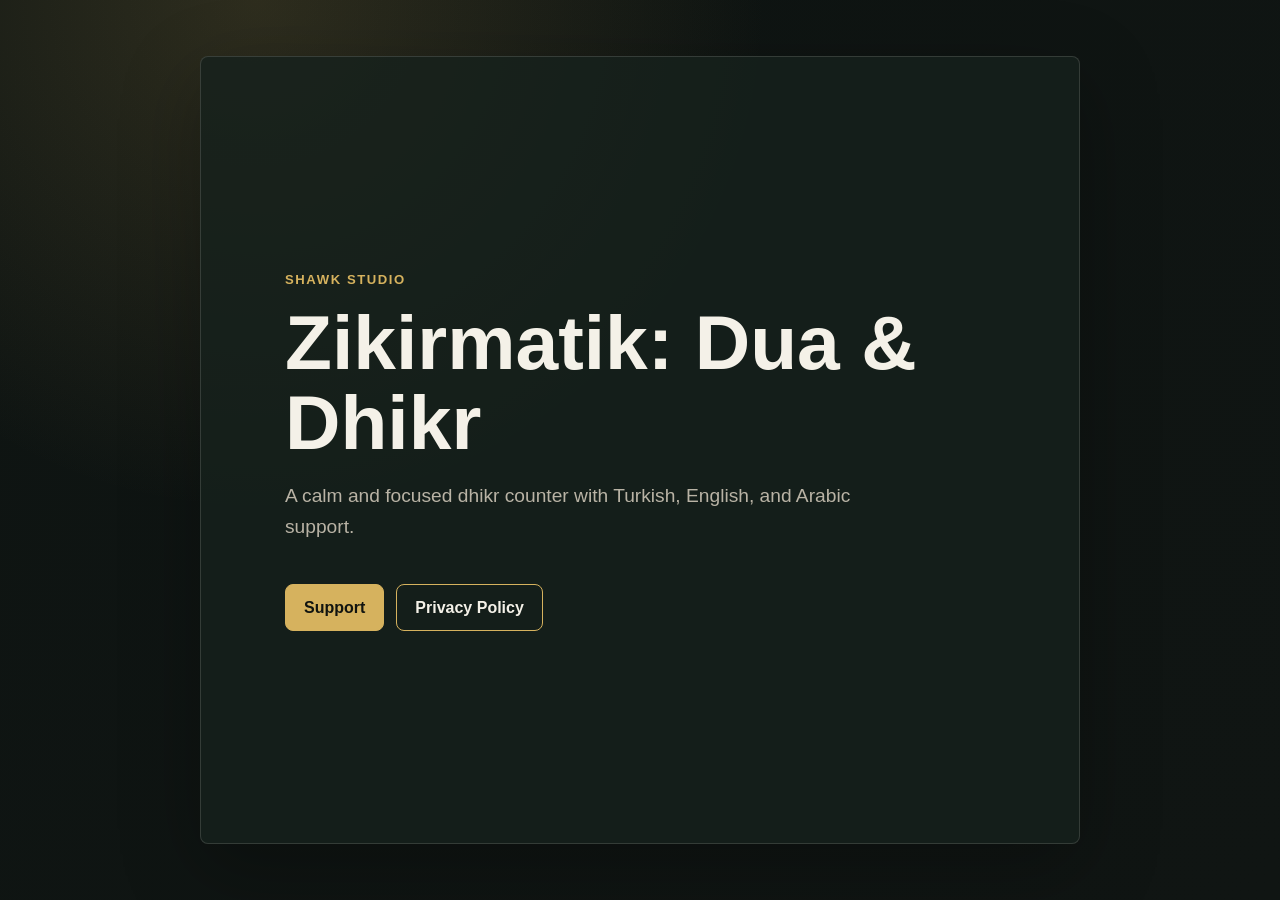
<file: index.html>
<!doctype html>
<html lang="en">
  <head>
    <meta charset="utf-8">
    <meta name="viewport" content="width=device-width, initial-scale=1">
    <title>Zikirmatik: Dua & Dhikr</title>
    <meta name="description" content="Official support and privacy pages for Zikirmatik: Dua & Dhikr by Shawk Studio.">
    <link rel="stylesheet" href="./styles.css">
  </head>
  <body>
    <main class="page">
      <section class="hero">
        <p class="eyebrow">Shawk Studio</p>
        <h1>Zikirmatik: Dua & Dhikr</h1>
        <p class="lead">A calm and focused dhikr counter with Turkish, English, and Arabic support.</p>
        <div class="actions">
          <a class="button" href="./support/">Support</a>
          <a class="button secondary" href="./privacy/">Privacy Policy</a>
        </div>
      </section>
    </main>
  </body>
</html>
</file>
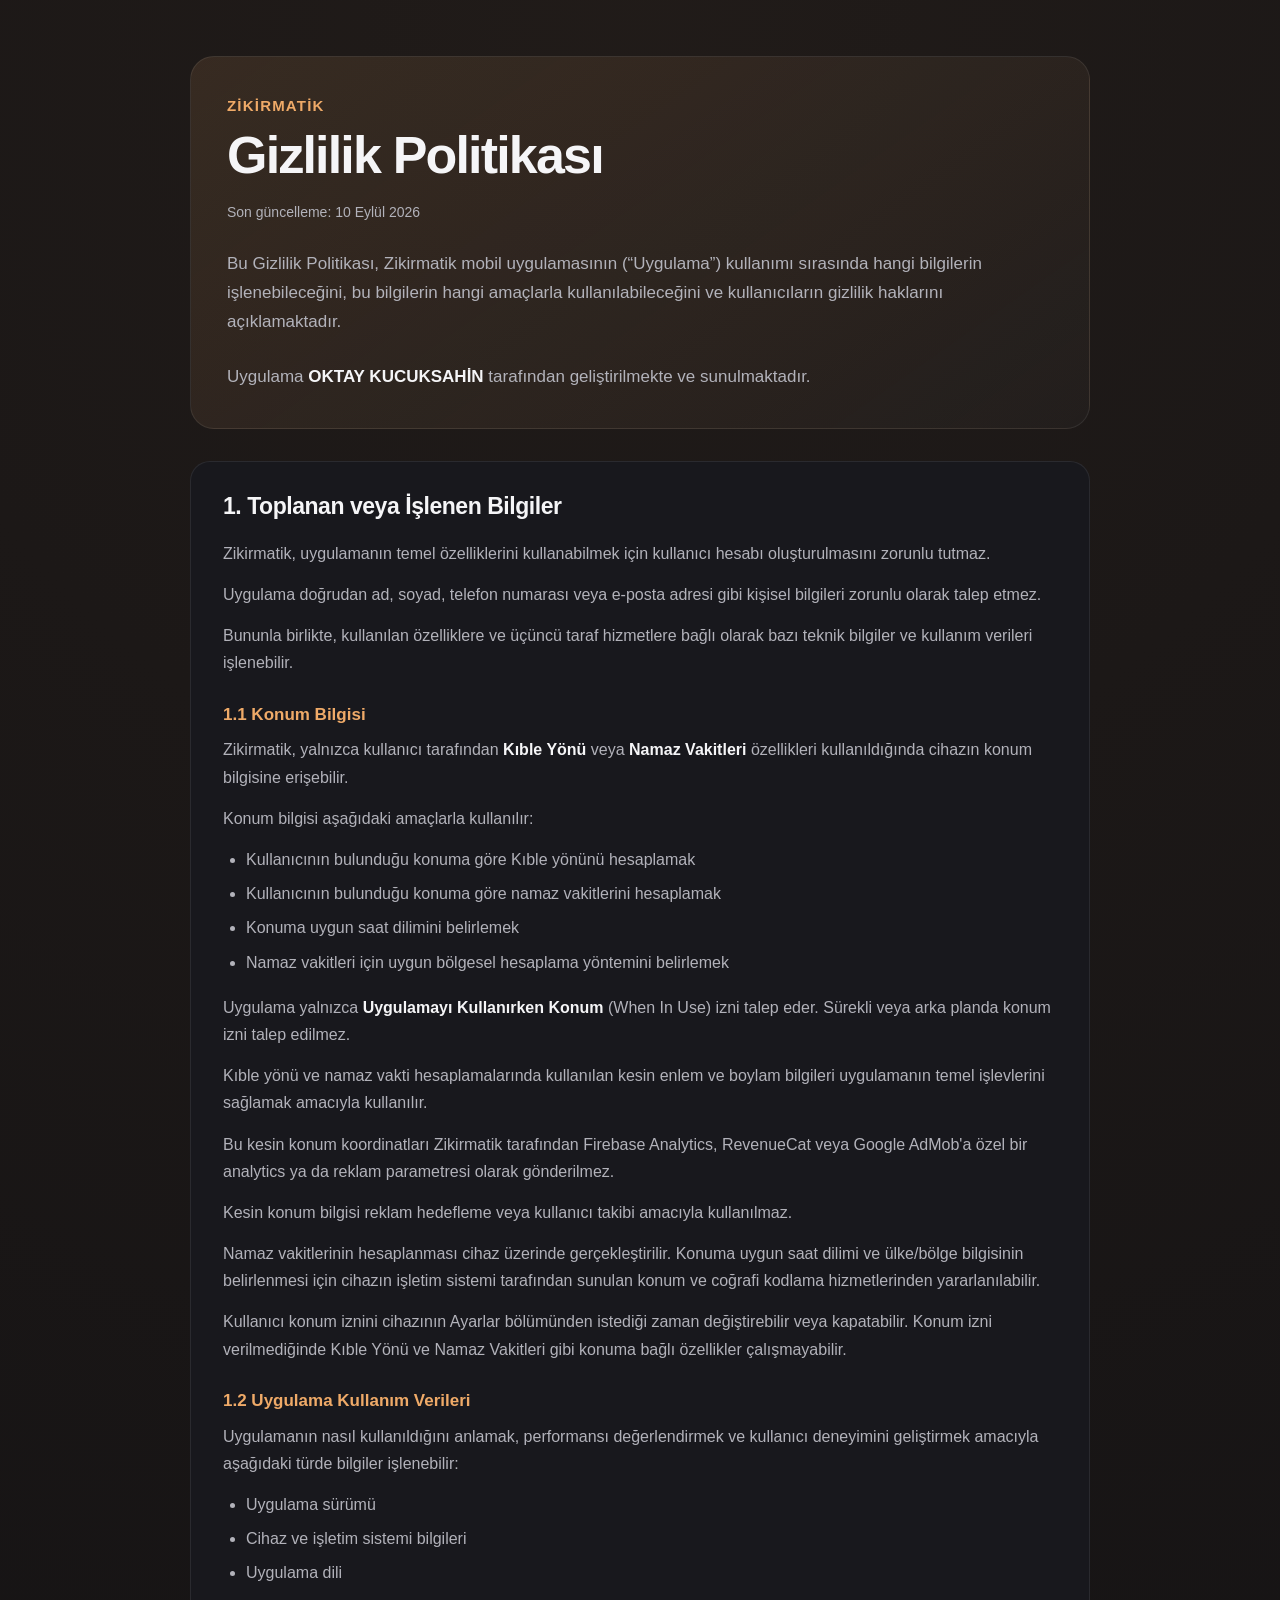
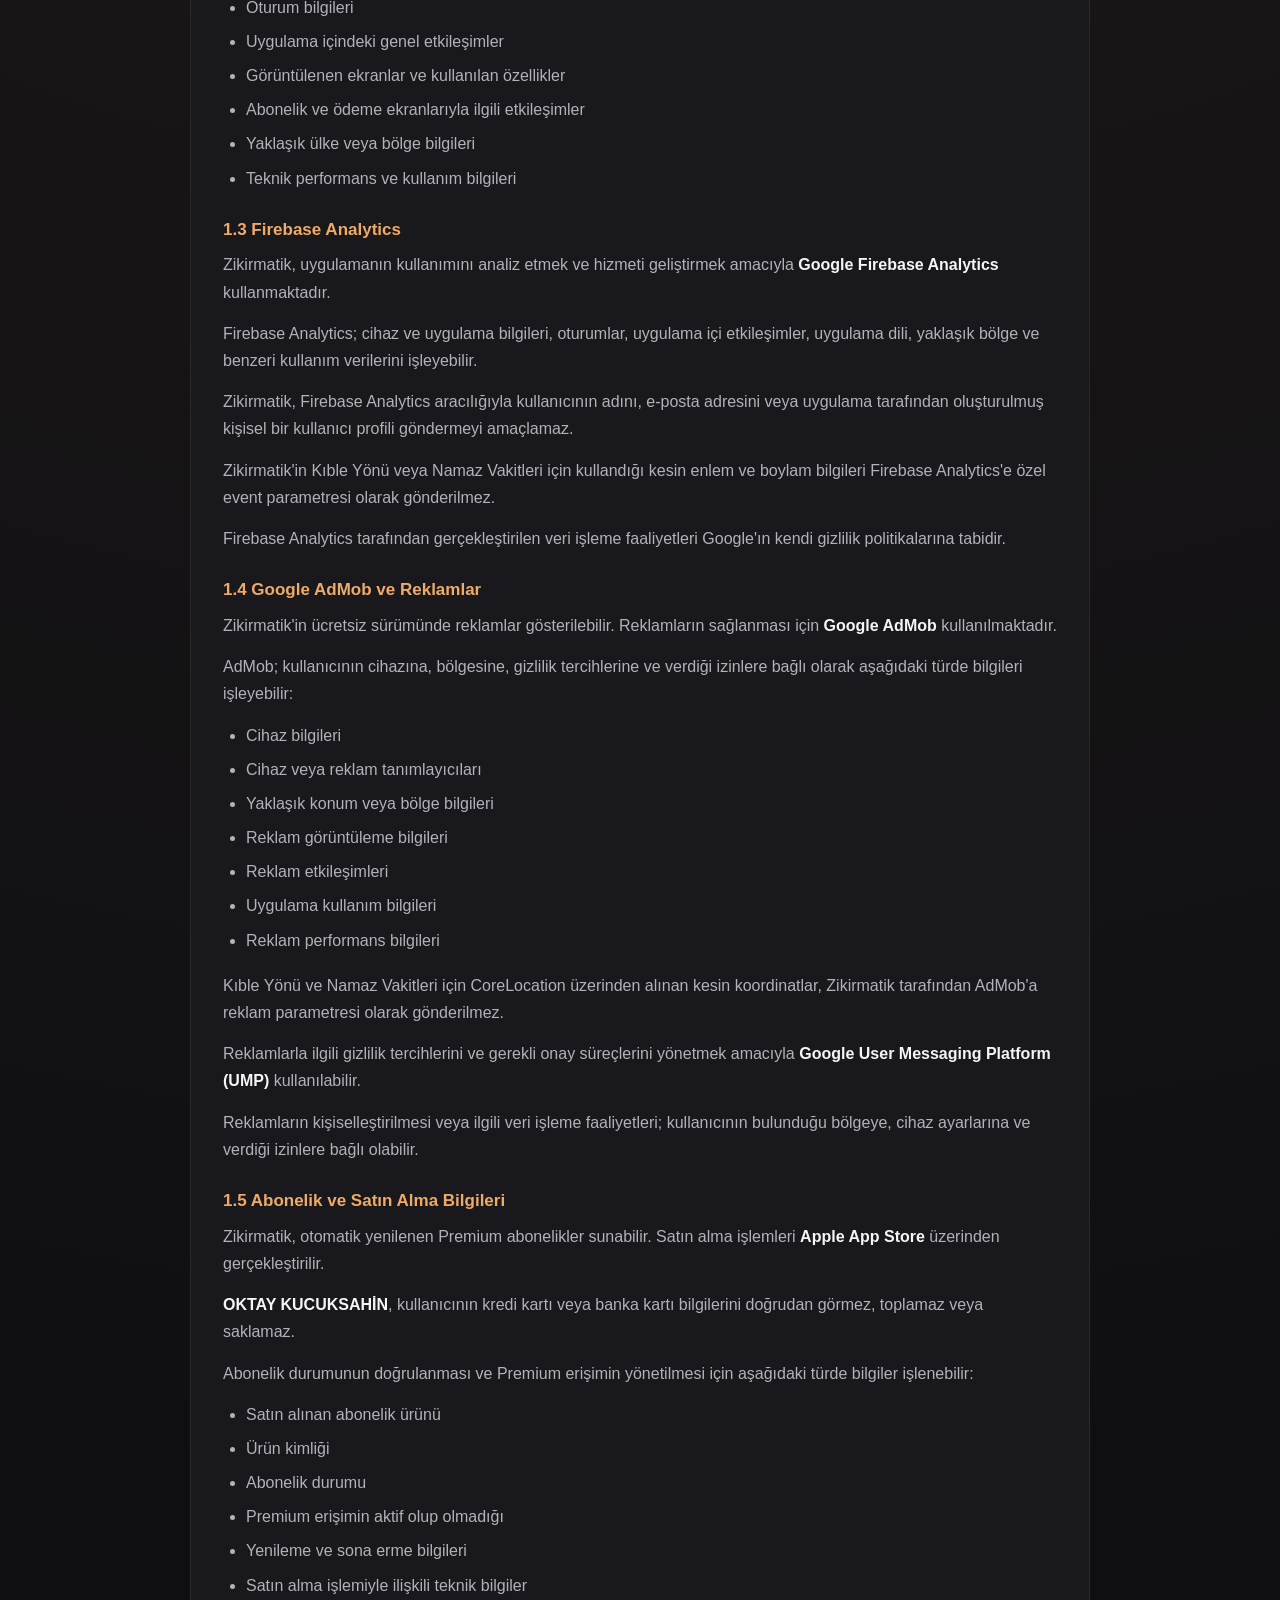
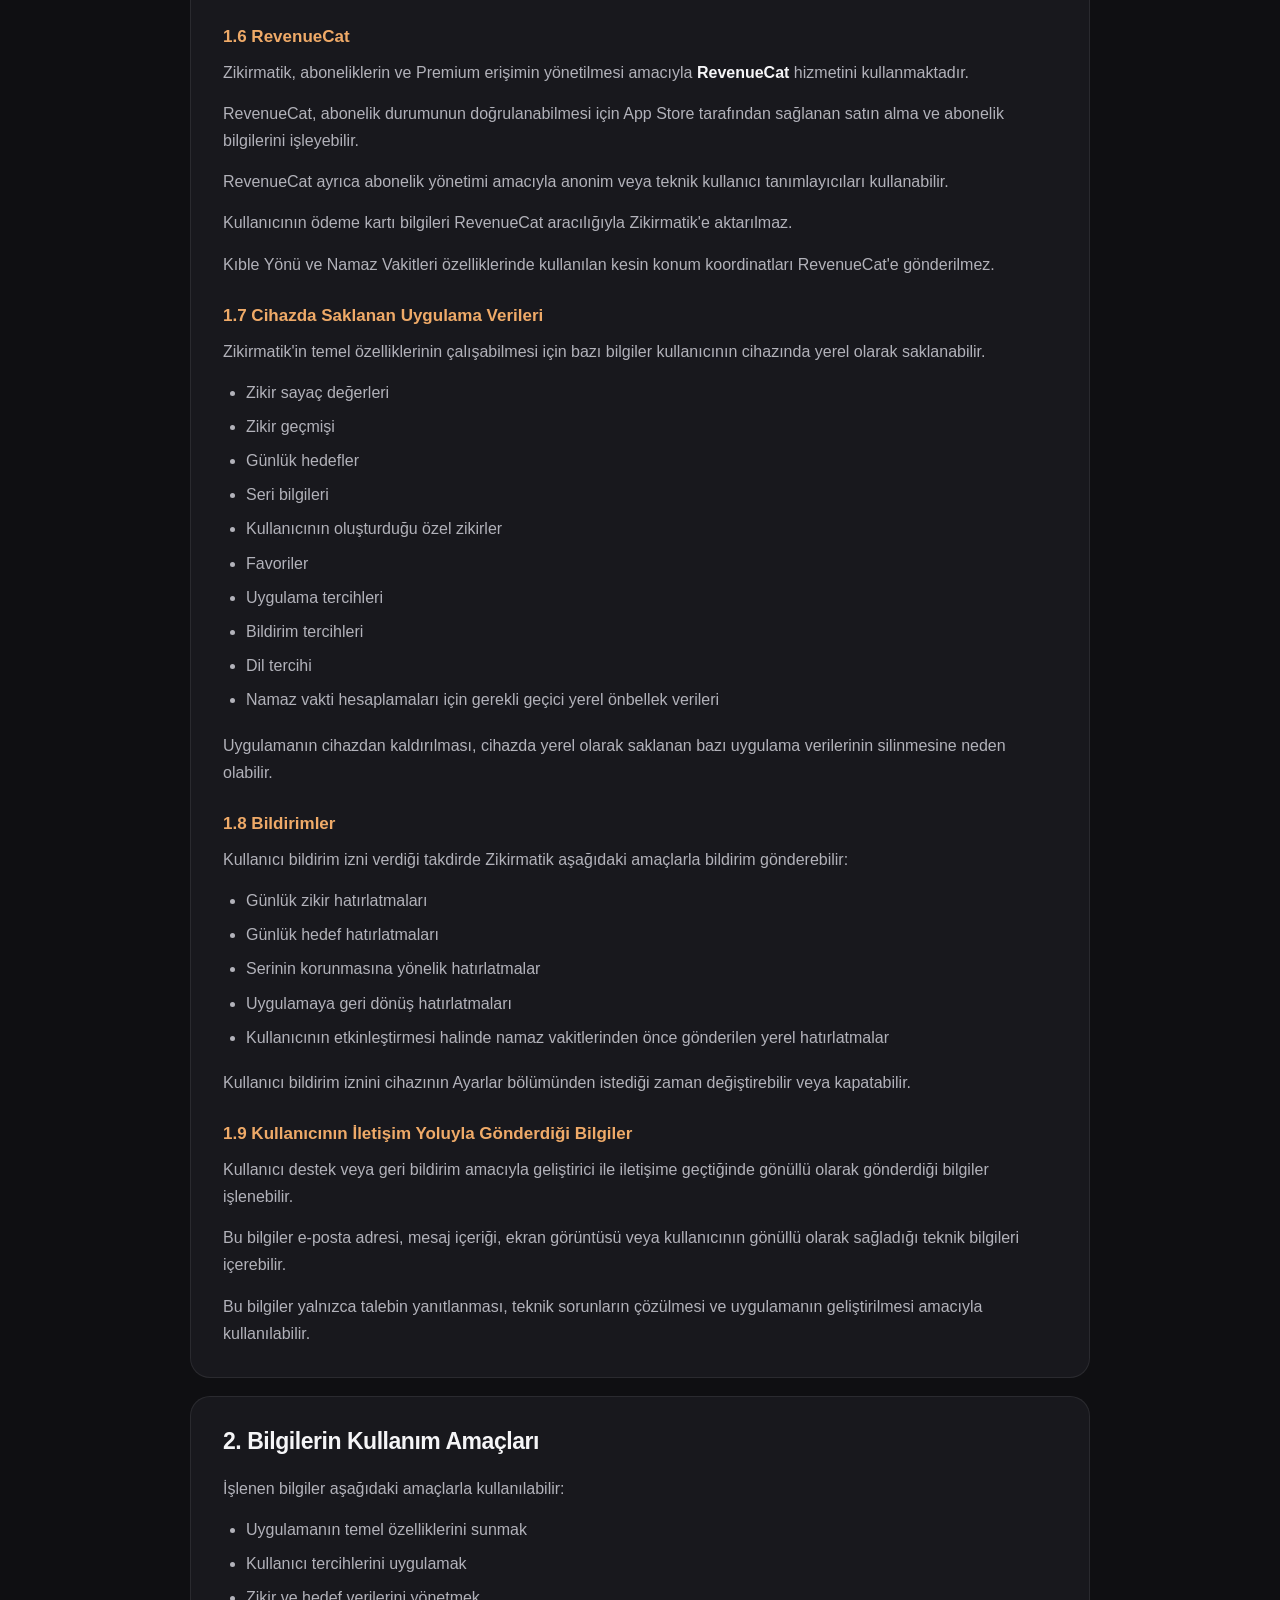
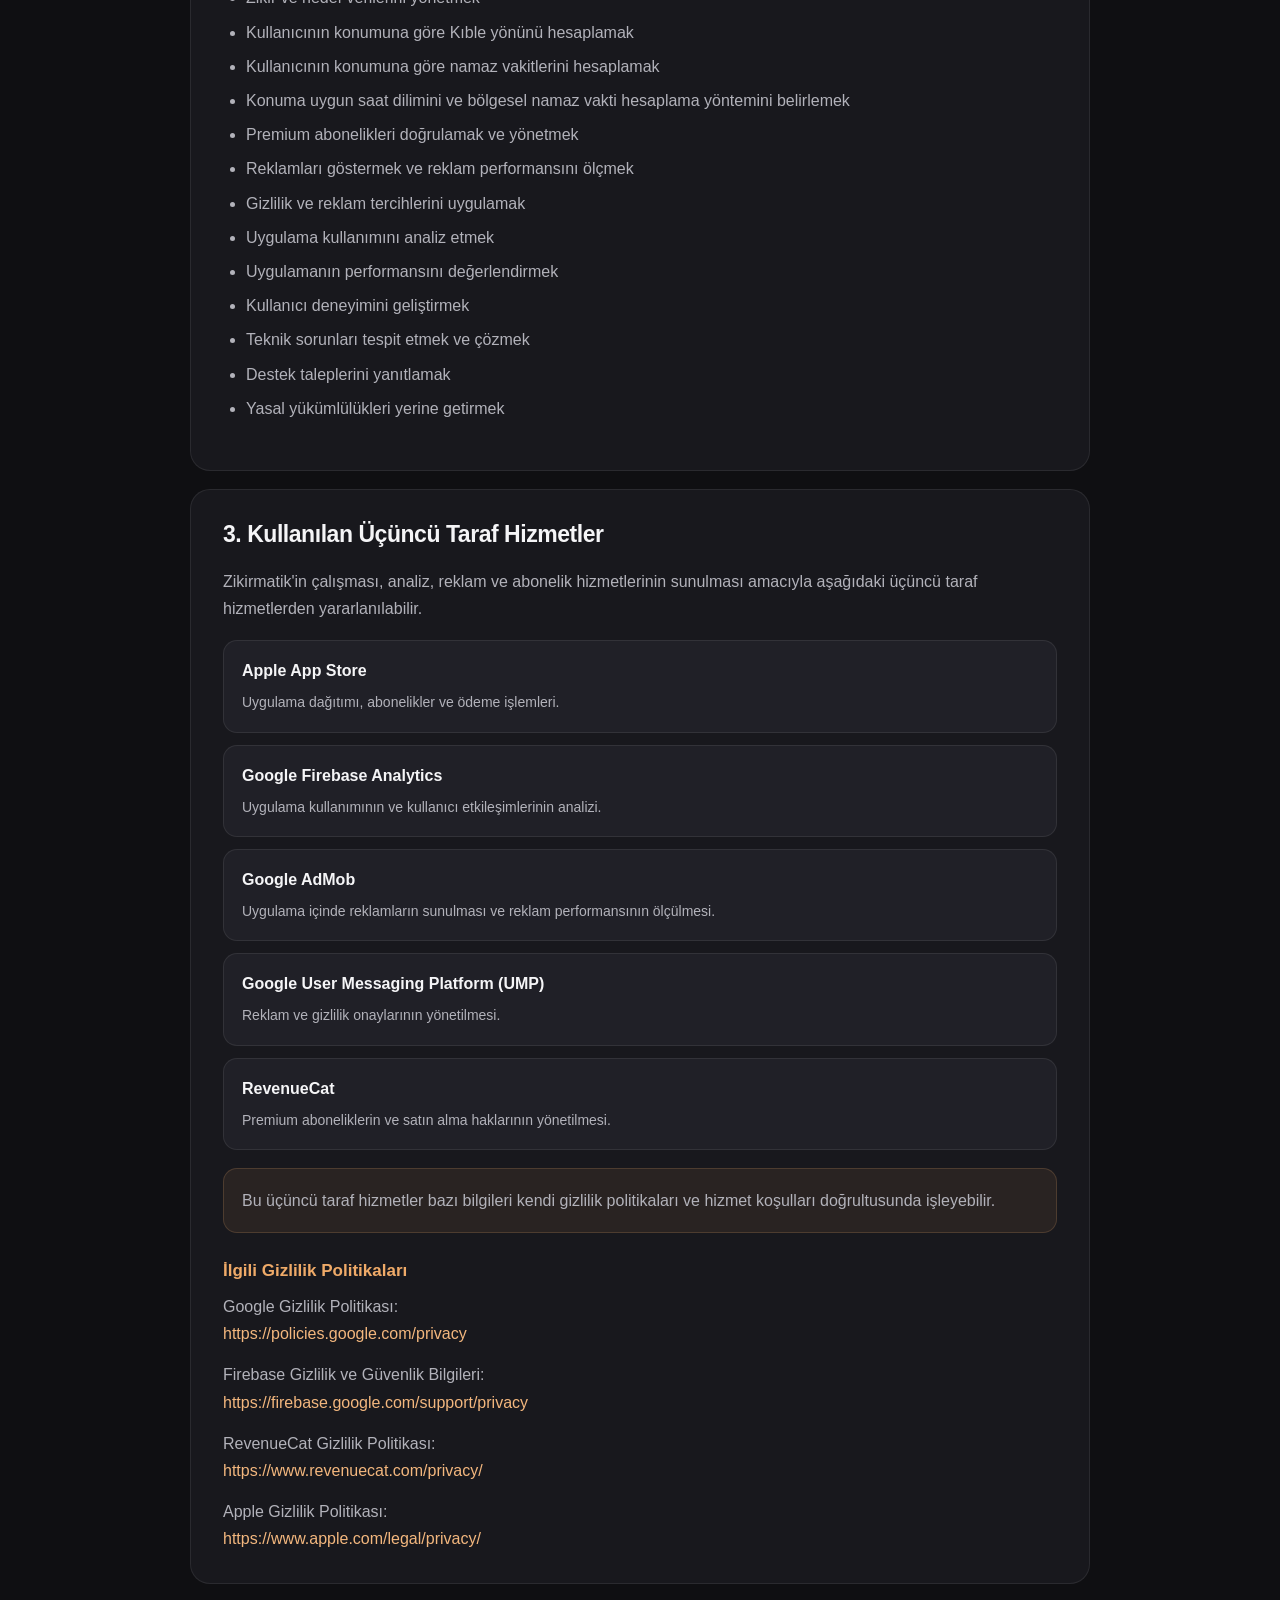
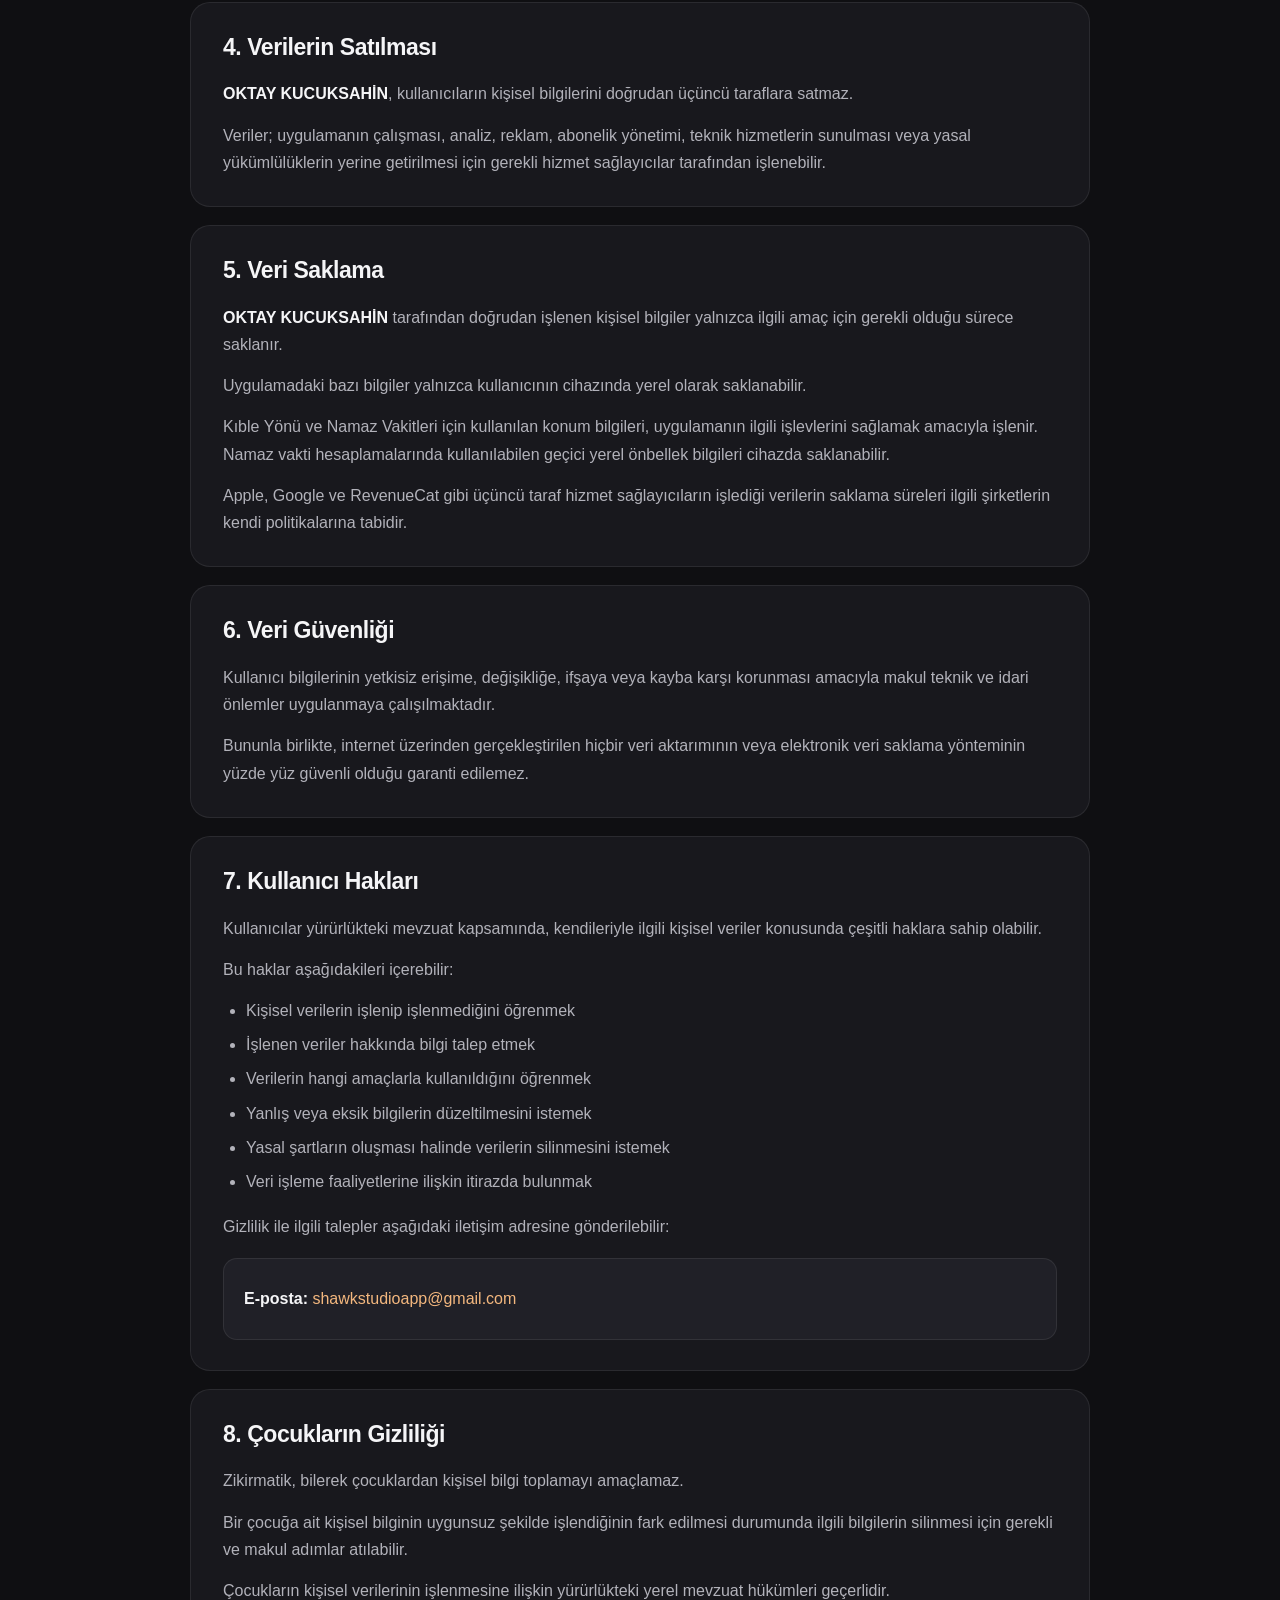
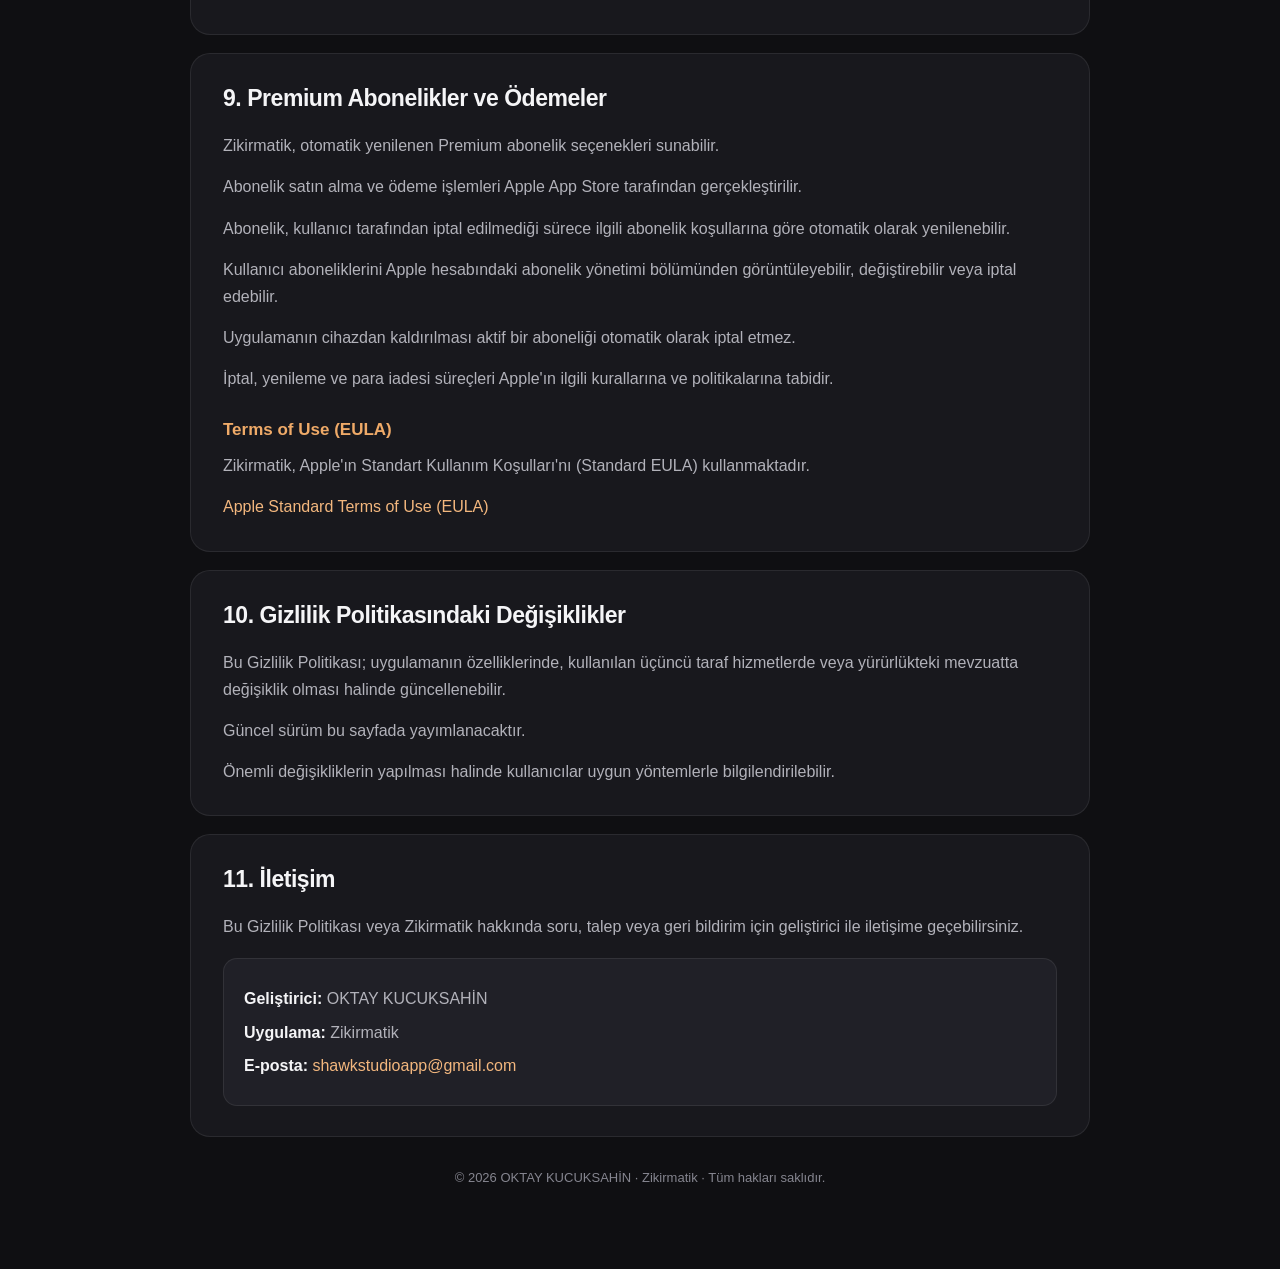
<file: privacy/index.html>
<!DOCTYPE html>
<html lang="tr">
<head>
  <meta charset="UTF-8" />
  <meta name="viewport" content="width=device-width, initial-scale=1.0" />

  <title>Zikirmatik - Gizlilik Politikası</title>
  <meta
    name="description"
    content="Zikirmatik uygulamasının gizlilik politikası, konum kullanımı, üçüncü taraf hizmetler, abonelikler, reklamlar ve veri işleme uygulamaları."
  />

  <style>
    :root {
      --background: #0f0f12;
      --card: #18181d;
      --card-secondary: #202027;
      --text: #f5f5f7;
      --secondary-text: #b2b2ba;
      --muted-text: #85858f;
      --accent: #efaa68;
      --border: rgba(255, 255, 255, 0.08);
      --link: #f3b77e;
      --max-width: 900px;
    }

    * {
      box-sizing: border-box;
    }

    html {
      scroll-behavior: smooth;
    }

    body {
      margin: 0;
      padding: 0;
      background:
        radial-gradient(
          circle at top,
          rgba(239, 170, 104, 0.08),
          transparent 34%
        ),
        var(--background);

      color: var(--text);
      font-family:
        -apple-system,
        BlinkMacSystemFont,
        "SF Pro Display",
        "SF Pro Text",
        "Segoe UI",
        Roboto,
        Helvetica,
        Arial,
        sans-serif;

      line-height: 1.7;
      -webkit-font-smoothing: antialiased;
    }

    .container {
      width: min(calc(100% - 32px), var(--max-width));
      margin: 0 auto;
      padding: 56px 0 80px;
    }

    .header {
      margin-bottom: 32px;
      padding: 36px;
      background: linear-gradient(
        145deg,
        rgba(239, 170, 104, 0.12),
        rgba(255, 255, 255, 0.025)
      );
      border: 1px solid var(--border);
      border-radius: 24px;
    }

    .app-name {
      margin: 0 0 8px;
      color: var(--accent);
      font-size: 15px;
      font-weight: 700;
      letter-spacing: 0.08em;
      text-transform: uppercase;
    }

    h1 {
      margin: 0;
      font-size: clamp(34px, 6vw, 52px);
      line-height: 1.08;
      letter-spacing: -0.035em;
    }

    .updated {
      margin-top: 18px;
      color: var(--secondary-text);
      font-size: 14px;
    }

    .intro {
      margin-top: 26px;
      color: var(--secondary-text);
      font-size: 17px;
    }

    .section {
      margin-top: 18px;
      padding: 30px 32px;
      background: var(--card);
      border: 1px solid var(--border);
      border-radius: 20px;
    }

    h2 {
      margin: 0 0 18px;
      color: var(--text);
      font-size: 23px;
      line-height: 1.3;
      letter-spacing: -0.02em;
    }

    h3 {
      margin: 26px 0 10px;
      color: var(--accent);
      font-size: 17px;
      line-height: 1.4;
    }

    p {
      margin: 0 0 14px;
      color: var(--secondary-text);
    }

    p:last-child {
      margin-bottom: 0;
    }

    ul {
      margin: 12px 0 18px;
      padding-left: 23px;
      color: var(--secondary-text);
    }

    li {
      margin: 7px 0;
    }

    strong {
      color: var(--text);
      font-weight: 650;
    }

    a {
      color: var(--link);
      text-decoration: none;
      word-break: break-word;
    }

    a:hover {
      text-decoration: underline;
    }

    .service-list {
      display: grid;
      gap: 12px;
      margin-top: 18px;
    }

    .service {
      padding: 16px 18px;
      background: var(--card-secondary);
      border: 1px solid var(--border);
      border-radius: 14px;
    }

    .service strong {
      display: block;
      margin-bottom: 4px;
    }

    .service span {
      color: var(--secondary-text);
      font-size: 14px;
    }

    .notice {
      margin-top: 18px;
      padding: 18px;
      background: rgba(239, 170, 104, 0.08);
      border: 1px solid rgba(239, 170, 104, 0.18);
      border-radius: 14px;
      color: var(--secondary-text);
    }

    .contact {
      margin-top: 18px;
      padding: 20px;
      background: var(--card-secondary);
      border: 1px solid var(--border);
      border-radius: 14px;
    }

    .contact-row {
      margin: 6px 0;
      color: var(--secondary-text);
    }

    footer {
      padding: 30px 10px 0;
      color: var(--muted-text);
      text-align: center;
      font-size: 13px;
    }

    @media (max-width: 600px) {
      .container {
        width: min(calc(100% - 22px), var(--max-width));
        padding-top: 24px;
        padding-bottom: 50px;
      }

      .header {
        padding: 26px 22px;
        border-radius: 20px;
      }

      .section {
        padding: 24px 20px;
        border-radius: 18px;
      }

      h2 {
        font-size: 21px;
      }

      .intro {
        font-size: 16px;
      }
    }
  </style>
</head>

<body>
  <main class="container">

    <header class="header">
      <div class="app-name">Zikirmatik</div>

      <h1>Gizlilik Politikası</h1>

      <div class="updated">
        Son güncelleme: 10 Eylül 2026
      </div>

      <p class="intro">
        Bu Gizlilik Politikası, Zikirmatik mobil uygulamasının
        (“Uygulama”) kullanımı sırasında hangi bilgilerin işlenebileceğini,
        bu bilgilerin hangi amaçlarla kullanılabileceğini ve kullanıcıların
        gizlilik haklarını açıklamaktadır.
      </p>

      <p class="intro">
        Uygulama <strong>OKTAY KUCUKSAHİN</strong> tarafından geliştirilmekte
        ve sunulmaktadır.
      </p>
    </header>


    <section class="section">
      <h2>1. Toplanan veya İşlenen Bilgiler</h2>

      <p>
        Zikirmatik, uygulamanın temel özelliklerini kullanabilmek için
        kullanıcı hesabı oluşturulmasını zorunlu tutmaz.
      </p>

      <p>
        Uygulama doğrudan ad, soyad, telefon numarası veya e-posta adresi
        gibi kişisel bilgileri zorunlu olarak talep etmez.
      </p>

      <p>
        Bununla birlikte, kullanılan özelliklere ve üçüncü taraf hizmetlere
        bağlı olarak bazı teknik bilgiler ve kullanım verileri işlenebilir.
      </p>


      <h3>1.1 Konum Bilgisi</h3>

      <p>
        Zikirmatik, yalnızca kullanıcı tarafından
        <strong>Kıble Yönü</strong> veya <strong>Namaz Vakitleri</strong>
        özellikleri kullanıldığında cihazın konum bilgisine erişebilir.
      </p>

      <p>
        Konum bilgisi aşağıdaki amaçlarla kullanılır:
      </p>

      <ul>
        <li>Kullanıcının bulunduğu konuma göre Kıble yönünü hesaplamak</li>
        <li>Kullanıcının bulunduğu konuma göre namaz vakitlerini hesaplamak</li>
        <li>Konuma uygun saat dilimini belirlemek</li>
        <li>Namaz vakitleri için uygun bölgesel hesaplama yöntemini belirlemek</li>
      </ul>

      <p>
        Uygulama yalnızca
        <strong>Uygulamayı Kullanırken Konum</strong>
        (When In Use) izni talep eder.
        Sürekli veya arka planda konum izni talep edilmez.
      </p>

      <p>
        Kıble yönü ve namaz vakti hesaplamalarında kullanılan kesin
        enlem ve boylam bilgileri uygulamanın temel işlevlerini sağlamak
        amacıyla kullanılır.
      </p>

      <p>
        Bu kesin konum koordinatları Zikirmatik tarafından
        Firebase Analytics, RevenueCat veya Google AdMob'a özel bir
        analytics ya da reklam parametresi olarak gönderilmez.
      </p>

      <p>
        Kesin konum bilgisi reklam hedefleme veya kullanıcı takibi amacıyla
        kullanılmaz.
      </p>

      <p>
        Namaz vakitlerinin hesaplanması cihaz üzerinde gerçekleştirilir.
        Konuma uygun saat dilimi ve ülke/bölge bilgisinin belirlenmesi için
        cihazın işletim sistemi tarafından sunulan konum ve coğrafi
        kodlama hizmetlerinden yararlanılabilir.
      </p>

      <p>
        Kullanıcı konum iznini cihazının Ayarlar bölümünden istediği zaman
        değiştirebilir veya kapatabilir. Konum izni verilmediğinde Kıble
        Yönü ve Namaz Vakitleri gibi konuma bağlı özellikler çalışmayabilir.
      </p>


      <h3>1.2 Uygulama Kullanım Verileri</h3>

      <p>
        Uygulamanın nasıl kullanıldığını anlamak, performansı değerlendirmek
        ve kullanıcı deneyimini geliştirmek amacıyla aşağıdaki türde
        bilgiler işlenebilir:
      </p>

      <ul>
        <li>Uygulama sürümü</li>
        <li>Cihaz ve işletim sistemi bilgileri</li>
        <li>Uygulama dili</li>
        <li>Oturum bilgileri</li>
        <li>Uygulama içindeki genel etkileşimler</li>
        <li>Görüntülenen ekranlar ve kullanılan özellikler</li>
        <li>Abonelik ve ödeme ekranlarıyla ilgili etkileşimler</li>
        <li>Yaklaşık ülke veya bölge bilgileri</li>
        <li>Teknik performans ve kullanım bilgileri</li>
      </ul>


      <h3>1.3 Firebase Analytics</h3>

      <p>
        Zikirmatik, uygulamanın kullanımını analiz etmek ve hizmeti
        geliştirmek amacıyla <strong>Google Firebase Analytics</strong>
        kullanmaktadır.
      </p>

      <p>
        Firebase Analytics; cihaz ve uygulama bilgileri, oturumlar,
        uygulama içi etkileşimler, uygulama dili, yaklaşık bölge ve benzeri
        kullanım verilerini işleyebilir.
      </p>

      <p>
        Zikirmatik, Firebase Analytics aracılığıyla kullanıcının adını,
        e-posta adresini veya uygulama tarafından oluşturulmuş kişisel bir
        kullanıcı profili göndermeyi amaçlamaz.
      </p>

      <p>
        Zikirmatik'in Kıble Yönü veya Namaz Vakitleri için kullandığı kesin
        enlem ve boylam bilgileri Firebase Analytics'e özel event parametresi
        olarak gönderilmez.
      </p>

      <p>
        Firebase Analytics tarafından gerçekleştirilen veri işleme
        faaliyetleri Google'ın kendi gizlilik politikalarına tabidir.
      </p>


      <h3>1.4 Google AdMob ve Reklamlar</h3>

      <p>
        Zikirmatik'in ücretsiz sürümünde reklamlar gösterilebilir.
        Reklamların sağlanması için <strong>Google AdMob</strong>
        kullanılmaktadır.
      </p>

      <p>
        AdMob; kullanıcının cihazına, bölgesine, gizlilik tercihlerine ve
        verdiği izinlere bağlı olarak aşağıdaki türde bilgileri işleyebilir:
      </p>

      <ul>
        <li>Cihaz bilgileri</li>
        <li>Cihaz veya reklam tanımlayıcıları</li>
        <li>Yaklaşık konum veya bölge bilgileri</li>
        <li>Reklam görüntüleme bilgileri</li>
        <li>Reklam etkileşimleri</li>
        <li>Uygulama kullanım bilgileri</li>
        <li>Reklam performans bilgileri</li>
      </ul>

      <p>
        Kıble Yönü ve Namaz Vakitleri için CoreLocation üzerinden alınan
        kesin koordinatlar, Zikirmatik tarafından AdMob'a reklam parametresi
        olarak gönderilmez.
      </p>

      <p>
        Reklamlarla ilgili gizlilik tercihlerini ve gerekli onay süreçlerini
        yönetmek amacıyla
        <strong>Google User Messaging Platform (UMP)</strong>
        kullanılabilir.
      </p>

      <p>
        Reklamların kişiselleştirilmesi veya ilgili veri işleme faaliyetleri;
        kullanıcının bulunduğu bölgeye, cihaz ayarlarına ve verdiği izinlere
        bağlı olabilir.
      </p>


      <h3>1.5 Abonelik ve Satın Alma Bilgileri</h3>

      <p>
        Zikirmatik, otomatik yenilenen Premium abonelikler sunabilir.
        Satın alma işlemleri <strong>Apple App Store</strong> üzerinden
        gerçekleştirilir.
      </p>

      <p>
        <strong>OKTAY KUCUKSAHİN</strong>, kullanıcının kredi kartı veya
        banka kartı bilgilerini doğrudan görmez, toplamaz veya saklamaz.
      </p>

      <p>
        Abonelik durumunun doğrulanması ve Premium erişimin yönetilmesi için
        aşağıdaki türde bilgiler işlenebilir:
      </p>

      <ul>
        <li>Satın alınan abonelik ürünü</li>
        <li>Ürün kimliği</li>
        <li>Abonelik durumu</li>
        <li>Premium erişimin aktif olup olmadığı</li>
        <li>Yenileme ve sona erme bilgileri</li>
        <li>Satın alma işlemiyle ilişkili teknik bilgiler</li>
      </ul>


      <h3>1.6 RevenueCat</h3>

      <p>
        Zikirmatik, aboneliklerin ve Premium erişimin yönetilmesi amacıyla
        <strong>RevenueCat</strong> hizmetini kullanmaktadır.
      </p>

      <p>
        RevenueCat, abonelik durumunun doğrulanabilmesi için App Store
        tarafından sağlanan satın alma ve abonelik bilgilerini işleyebilir.
      </p>

      <p>
        RevenueCat ayrıca abonelik yönetimi amacıyla anonim veya teknik
        kullanıcı tanımlayıcıları kullanabilir.
      </p>

      <p>
        Kullanıcının ödeme kartı bilgileri RevenueCat aracılığıyla
        Zikirmatik'e aktarılmaz.
      </p>

      <p>
        Kıble Yönü ve Namaz Vakitleri özelliklerinde kullanılan kesin
        konum koordinatları RevenueCat'e gönderilmez.
      </p>


      <h3>1.7 Cihazda Saklanan Uygulama Verileri</h3>

      <p>
        Zikirmatik'in temel özelliklerinin çalışabilmesi için bazı bilgiler
        kullanıcının cihazında yerel olarak saklanabilir.
      </p>

      <ul>
        <li>Zikir sayaç değerleri</li>
        <li>Zikir geçmişi</li>
        <li>Günlük hedefler</li>
        <li>Seri bilgileri</li>
        <li>Kullanıcının oluşturduğu özel zikirler</li>
        <li>Favoriler</li>
        <li>Uygulama tercihleri</li>
        <li>Bildirim tercihleri</li>
        <li>Dil tercihi</li>
        <li>Namaz vakti hesaplamaları için gerekli geçici yerel önbellek verileri</li>
      </ul>

      <p>
        Uygulamanın cihazdan kaldırılması, cihazda yerel olarak saklanan
        bazı uygulama verilerinin silinmesine neden olabilir.
      </p>


      <h3>1.8 Bildirimler</h3>

      <p>
        Kullanıcı bildirim izni verdiği takdirde Zikirmatik aşağıdaki
        amaçlarla bildirim gönderebilir:
      </p>

      <ul>
  <li>Günlük zikir hatırlatmaları</li>
  <li>Günlük hedef hatırlatmaları</li>
  <li>Serinin korunmasına yönelik hatırlatmalar</li>
  <li>Uygulamaya geri dönüş hatırlatmaları</li>
  <li>Kullanıcının etkinleştirmesi halinde namaz vakitlerinden önce gönderilen yerel hatırlatmalar</li>
</ul>

      <p>
        Kullanıcı bildirim iznini cihazının Ayarlar bölümünden istediği
        zaman değiştirebilir veya kapatabilir.
      </p>


      <h3>1.9 Kullanıcının İletişim Yoluyla Gönderdiği Bilgiler</h3>

      <p>
        Kullanıcı destek veya geri bildirim amacıyla geliştirici ile
        iletişime geçtiğinde gönüllü olarak gönderdiği bilgiler işlenebilir.
      </p>

      <p>
        Bu bilgiler e-posta adresi, mesaj içeriği, ekran görüntüsü veya
        kullanıcının gönüllü olarak sağladığı teknik bilgileri içerebilir.
      </p>

      <p>
        Bu bilgiler yalnızca talebin yanıtlanması, teknik sorunların
        çözülmesi ve uygulamanın geliştirilmesi amacıyla kullanılabilir.
      </p>
    </section>


    <section class="section">
      <h2>2. Bilgilerin Kullanım Amaçları</h2>

      <p>
        İşlenen bilgiler aşağıdaki amaçlarla kullanılabilir:
      </p>

      <ul>
        <li>Uygulamanın temel özelliklerini sunmak</li>
        <li>Kullanıcı tercihlerini uygulamak</li>
        <li>Zikir ve hedef verilerini yönetmek</li>
        <li>Kullanıcının konumuna göre Kıble yönünü hesaplamak</li>
        <li>Kullanıcının konumuna göre namaz vakitlerini hesaplamak</li>
        <li>Konuma uygun saat dilimini ve bölgesel namaz vakti hesaplama yöntemini belirlemek</li>
        <li>Premium abonelikleri doğrulamak ve yönetmek</li>
        <li>Reklamları göstermek ve reklam performansını ölçmek</li>
        <li>Gizlilik ve reklam tercihlerini uygulamak</li>
        <li>Uygulama kullanımını analiz etmek</li>
        <li>Uygulamanın performansını değerlendirmek</li>
        <li>Kullanıcı deneyimini geliştirmek</li>
        <li>Teknik sorunları tespit etmek ve çözmek</li>
        <li>Destek taleplerini yanıtlamak</li>
        <li>Yasal yükümlülükleri yerine getirmek</li>
      </ul>
    </section>


    <section class="section">
      <h2>3. Kullanılan Üçüncü Taraf Hizmetler</h2>

      <p>
        Zikirmatik'in çalışması, analiz, reklam ve abonelik hizmetlerinin
        sunulması amacıyla aşağıdaki üçüncü taraf hizmetlerden
        yararlanılabilir.
      </p>

      <div class="service-list">

        <div class="service">
          <strong>Apple App Store</strong>
          <span>
            Uygulama dağıtımı, abonelikler ve ödeme işlemleri.
          </span>
        </div>

        <div class="service">
          <strong>Google Firebase Analytics</strong>
          <span>
            Uygulama kullanımının ve kullanıcı etkileşimlerinin analizi.
          </span>
        </div>

        <div class="service">
          <strong>Google AdMob</strong>
          <span>
            Uygulama içinde reklamların sunulması ve reklam performansının
            ölçülmesi.
          </span>
        </div>

        <div class="service">
          <strong>Google User Messaging Platform (UMP)</strong>
          <span>
            Reklam ve gizlilik onaylarının yönetilmesi.
          </span>
        </div>

        <div class="service">
          <strong>RevenueCat</strong>
          <span>
            Premium aboneliklerin ve satın alma haklarının yönetilmesi.
          </span>
        </div>

      </div>

      <div class="notice">
        Bu üçüncü taraf hizmetler bazı bilgileri kendi gizlilik
        politikaları ve hizmet koşulları doğrultusunda işleyebilir.
      </div>

      <h3>İlgili Gizlilik Politikaları</h3>

      <p>
        Google Gizlilik Politikası:<br />
        <a
          href="https://policies.google.com/privacy"
          target="_blank"
          rel="noopener noreferrer"
        >
          https://policies.google.com/privacy
        </a>
      </p>

      <p>
        Firebase Gizlilik ve Güvenlik Bilgileri:<br />
        <a
          href="https://firebase.google.com/support/privacy"
          target="_blank"
          rel="noopener noreferrer"
        >
          https://firebase.google.com/support/privacy
        </a>
      </p>

      <p>
        RevenueCat Gizlilik Politikası:<br />
        <a
          href="https://www.revenuecat.com/privacy/"
          target="_blank"
          rel="noopener noreferrer"
        >
          https://www.revenuecat.com/privacy/
        </a>
      </p>

      <p>
        Apple Gizlilik Politikası:<br />
        <a
          href="https://www.apple.com/legal/privacy/"
          target="_blank"
          rel="noopener noreferrer"
        >
          https://www.apple.com/legal/privacy/
        </a>
      </p>
    </section>


    <section class="section">
      <h2>4. Verilerin Satılması</h2>

      <p>
        <strong>OKTAY KUCUKSAHİN</strong>, kullanıcıların kişisel bilgilerini
        doğrudan üçüncü taraflara satmaz.
      </p>

      <p>
        Veriler; uygulamanın çalışması, analiz, reklam, abonelik yönetimi,
        teknik hizmetlerin sunulması veya yasal yükümlülüklerin yerine
        getirilmesi için gerekli hizmet sağlayıcılar tarafından
        işlenebilir.
      </p>
    </section>


    <section class="section">
      <h2>5. Veri Saklama</h2>

      <p>
        <strong>OKTAY KUCUKSAHİN</strong> tarafından doğrudan işlenen kişisel
        bilgiler yalnızca ilgili amaç için gerekli olduğu sürece saklanır.
      </p>

      <p>
        Uygulamadaki bazı bilgiler yalnızca kullanıcının cihazında yerel
        olarak saklanabilir.
      </p>

      <p>
        Kıble Yönü ve Namaz Vakitleri için kullanılan konum bilgileri,
        uygulamanın ilgili işlevlerini sağlamak amacıyla işlenir.
        Namaz vakti hesaplamalarında kullanılabilen geçici yerel önbellek
        bilgileri cihazda saklanabilir.
      </p>

      <p>
        Apple, Google ve RevenueCat gibi üçüncü taraf hizmet sağlayıcıların
        işlediği verilerin saklama süreleri ilgili şirketlerin kendi
        politikalarına tabidir.
      </p>
    </section>


    <section class="section">
      <h2>6. Veri Güvenliği</h2>

      <p>
        Kullanıcı bilgilerinin yetkisiz erişime, değişikliğe, ifşaya veya
        kayba karşı korunması amacıyla makul teknik ve idari önlemler
        uygulanmaya çalışılmaktadır.
      </p>

      <p>
        Bununla birlikte, internet üzerinden gerçekleştirilen hiçbir veri
        aktarımının veya elektronik veri saklama yönteminin yüzde yüz
        güvenli olduğu garanti edilemez.
      </p>
    </section>


    <section class="section">
      <h2>7. Kullanıcı Hakları</h2>

      <p>
        Kullanıcılar yürürlükteki mevzuat kapsamında, kendileriyle ilgili
        kişisel veriler konusunda çeşitli haklara sahip olabilir.
      </p>

      <p>
        Bu haklar aşağıdakileri içerebilir:
      </p>

      <ul>
        <li>Kişisel verilerin işlenip işlenmediğini öğrenmek</li>
        <li>İşlenen veriler hakkında bilgi talep etmek</li>
        <li>Verilerin hangi amaçlarla kullanıldığını öğrenmek</li>
        <li>Yanlış veya eksik bilgilerin düzeltilmesini istemek</li>
        <li>Yasal şartların oluşması halinde verilerin silinmesini istemek</li>
        <li>Veri işleme faaliyetlerine ilişkin itirazda bulunmak</li>
      </ul>

      <p>
        Gizlilik ile ilgili talepler aşağıdaki iletişim adresine
        gönderilebilir:
      </p>

      <div class="contact">
        <div class="contact-row">
          <strong>E-posta:</strong>
          <a href="mailto:shawkstudioapp@gmail.com">
            shawkstudioapp@gmail.com
          </a>
        </div>
      </div>
    </section>


    <section class="section">
      <h2>8. Çocukların Gizliliği</h2>

      <p>
        Zikirmatik, bilerek çocuklardan kişisel bilgi toplamayı amaçlamaz.
      </p>

      <p>
        Bir çocuğa ait kişisel bilginin uygunsuz şekilde işlendiğinin fark
        edilmesi durumunda ilgili bilgilerin silinmesi için gerekli ve
        makul adımlar atılabilir.
      </p>

      <p>
        Çocukların kişisel verilerinin işlenmesine ilişkin yürürlükteki
        yerel mevzuat hükümleri geçerlidir.
      </p>
    </section>


    <section class="section">
      <h2>9. Premium Abonelikler ve Ödemeler</h2>

      <p>
        Zikirmatik, otomatik yenilenen Premium abonelik seçenekleri
        sunabilir.
      </p>

      <p>
        Abonelik satın alma ve ödeme işlemleri Apple App Store tarafından
        gerçekleştirilir.
      </p>

      <p>
        Abonelik, kullanıcı tarafından iptal edilmediği sürece ilgili
        abonelik koşullarına göre otomatik olarak yenilenebilir.
      </p>

      <p>
        Kullanıcı aboneliklerini Apple hesabındaki abonelik yönetimi
        bölümünden görüntüleyebilir, değiştirebilir veya iptal edebilir.
      </p>

      <p>
        Uygulamanın cihazdan kaldırılması aktif bir aboneliği otomatik olarak
        iptal etmez.
      </p>

      <p>
        İptal, yenileme ve para iadesi süreçleri Apple'ın ilgili kurallarına
        ve politikalarına tabidir.
      </p>

      <h3>Terms of Use (EULA)</h3>

      <p>
        Zikirmatik, Apple'ın Standart Kullanım Koşulları'nı
        (Standard EULA) kullanmaktadır.
      </p>

      <p>
        <a
          href="https://www.apple.com/legal/internet-services/itunes/dev/stdeula/"
          target="_blank"
          rel="noopener noreferrer"
        >
          Apple Standard Terms of Use (EULA)
        </a>
      </p>
    </section>


    <section class="section">
      <h2>10. Gizlilik Politikasındaki Değişiklikler</h2>

      <p>
        Bu Gizlilik Politikası; uygulamanın özelliklerinde, kullanılan
        üçüncü taraf hizmetlerde veya yürürlükteki mevzuatta değişiklik
        olması halinde güncellenebilir.
      </p>

      <p>
        Güncel sürüm bu sayfada yayımlanacaktır.
      </p>

      <p>
        Önemli değişikliklerin yapılması halinde kullanıcılar uygun
        yöntemlerle bilgilendirilebilir.
      </p>
    </section>


    <section class="section">
      <h2>11. İletişim</h2>

      <p>
        Bu Gizlilik Politikası veya Zikirmatik hakkında soru, talep veya
        geri bildirim için geliştirici ile iletişime geçebilirsiniz.
      </p>

      <div class="contact">

        <div class="contact-row">
          <strong>Geliştirici:</strong>
          OKTAY KUCUKSAHİN
        </div>

        <div class="contact-row">
          <strong>Uygulama:</strong>
          Zikirmatik
        </div>

        <div class="contact-row">
          <strong>E-posta:</strong>
          <a href="mailto:shawkstudioapp@gmail.com">
            shawkstudioapp@gmail.com
          </a>
        </div>

      </div>
    </section>


    <footer>
      © 2026 OKTAY KUCUKSAHİN · Zikirmatik · Tüm hakları saklıdır.
    </footer>

  </main>
</body>
</html>
</file>
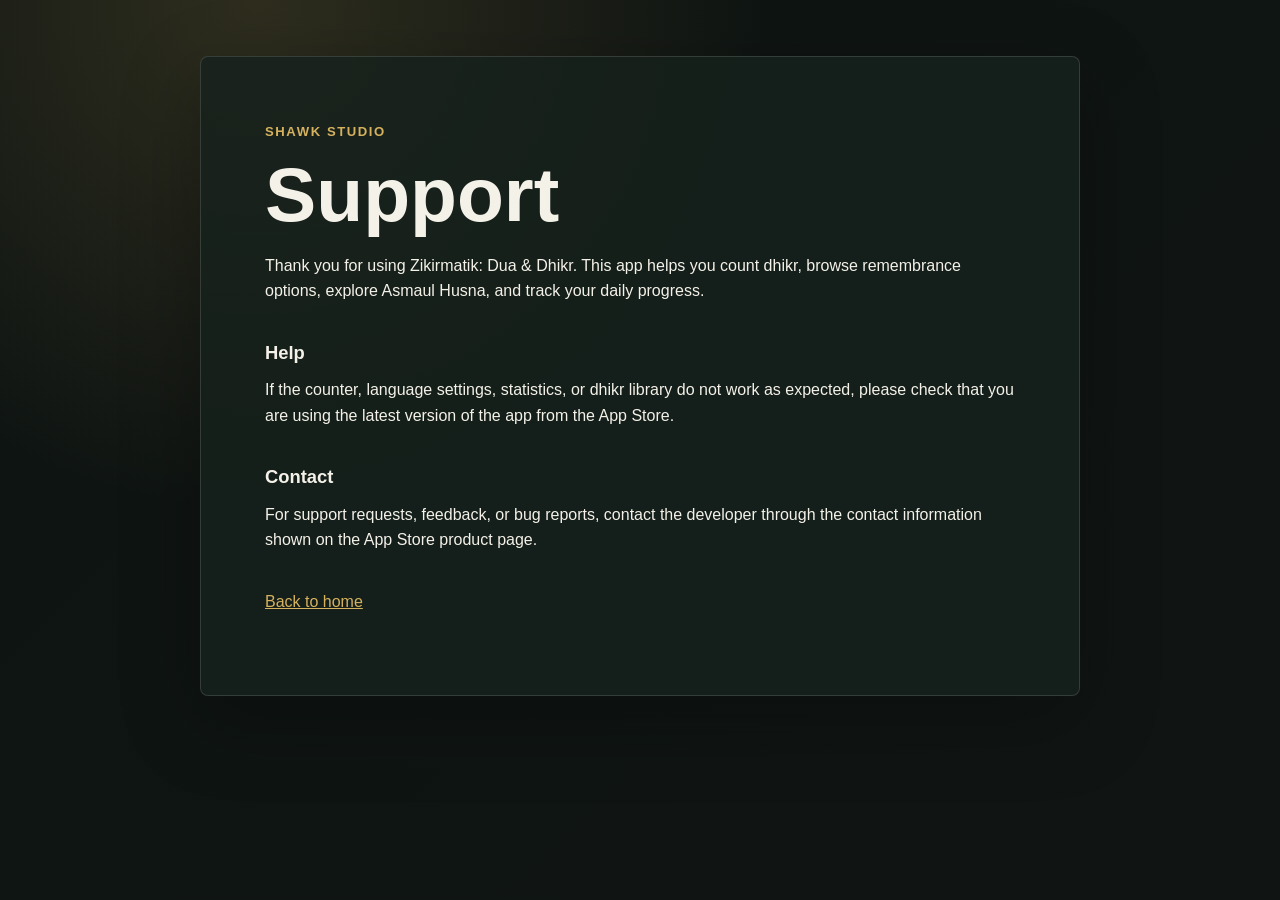
<file: support/index.html>
<!doctype html>
<html lang="en">
  <head>
    <meta charset="utf-8">
    <meta name="viewport" content="width=device-width, initial-scale=1">
    <title>Support - Zikirmatik: Dua & Dhikr</title>
    <meta name="description" content="Support page for Zikirmatik: Dua & Dhikr.">
    <link rel="stylesheet" href="../styles.css">
  </head>
  <body>
    <main class="page">
      <section class="content">
        <p class="eyebrow">Shawk Studio</p>
        <h1>Support</h1>
        <p>
          Thank you for using Zikirmatik: Dua & Dhikr. This app helps you count dhikr,
          browse remembrance options, explore Asmaul Husna, and track your daily progress.
        </p>

        <h2>Help</h2>
        <p>
          If the counter, language settings, statistics, or dhikr library do not work as expected,
          please check that you are using the latest version of the app from the App Store.
        </p>

        <h2>Contact</h2>
        <p>
          For support requests, feedback, or bug reports, contact the developer through the
          contact information shown on the App Store product page.
        </p>

        <p class="back"><a href="../">Back to home</a></p>
      </section>
    </main>
  </body>
</html>
</file>
<file: styles.css>
:root {
  color-scheme: dark;
  --bg: #101513;
  --panel: #17211d;
  --text: #f4f1e8;
  --muted: #b9b3a5;
  --accent: #d6b25e;
  --line: rgba(244, 241, 232, 0.14);
}

* {
  box-sizing: border-box;
}

body {
  margin: 0;
  min-height: 100vh;
  color: var(--text);
  background:
    radial-gradient(circle at 20% 0%, rgba(214, 178, 94, 0.16), transparent 32rem),
    linear-gradient(135deg, #0e1412, var(--bg));
  font-family: -apple-system, BlinkMacSystemFont, "Segoe UI", sans-serif;
  line-height: 1.6;
}

a {
  color: var(--accent);
}

.page {
  width: min(880px, calc(100% - 32px));
  margin: 0 auto;
  padding: 56px 0;
}

.hero,
.content {
  border: 1px solid var(--line);
  border-radius: 8px;
  background: rgba(23, 33, 29, 0.82);
  box-shadow: 0 24px 80px rgba(0, 0, 0, 0.28);
}

.hero {
  min-height: calc(100vh - 112px);
  display: grid;
  align-content: center;
  padding: clamp(32px, 8vw, 84px);
}

.content {
  padding: clamp(28px, 6vw, 64px);
}

.eyebrow {
  margin: 0 0 12px;
  color: var(--accent);
  font-size: 0.82rem;
  font-weight: 700;
  letter-spacing: 0.12em;
  text-transform: uppercase;
}

h1,
h2,
p {
  margin-top: 0;
}

h1 {
  margin-bottom: 18px;
  font-size: clamp(2.2rem, 6vw, 4.8rem);
  line-height: 1.05;
  letter-spacing: 0;
}

h2 {
  margin: 34px 0 10px;
  font-size: 1.15rem;
}

.lead {
  max-width: 620px;
  color: var(--muted);
  font-size: 1.2rem;
}

.muted {
  color: var(--muted);
}

.actions {
  display: flex;
  flex-wrap: wrap;
  gap: 12px;
  margin-top: 22px;
}

.button {
  min-height: 44px;
  display: inline-flex;
  align-items: center;
  justify-content: center;
  border: 1px solid var(--accent);
  border-radius: 8px;
  padding: 10px 18px;
  color: #111410;
  background: var(--accent);
  font-weight: 700;
  text-decoration: none;
}

.button.secondary {
  color: var(--text);
  background: transparent;
}

.back {
  margin-top: 36px;
}

@media (max-width: 560px) {
  .page {
    width: min(100% - 20px, 880px);
    padding: 10px 0;
  }

  .hero {
    min-height: calc(100vh - 20px);
  }
}
</file>
